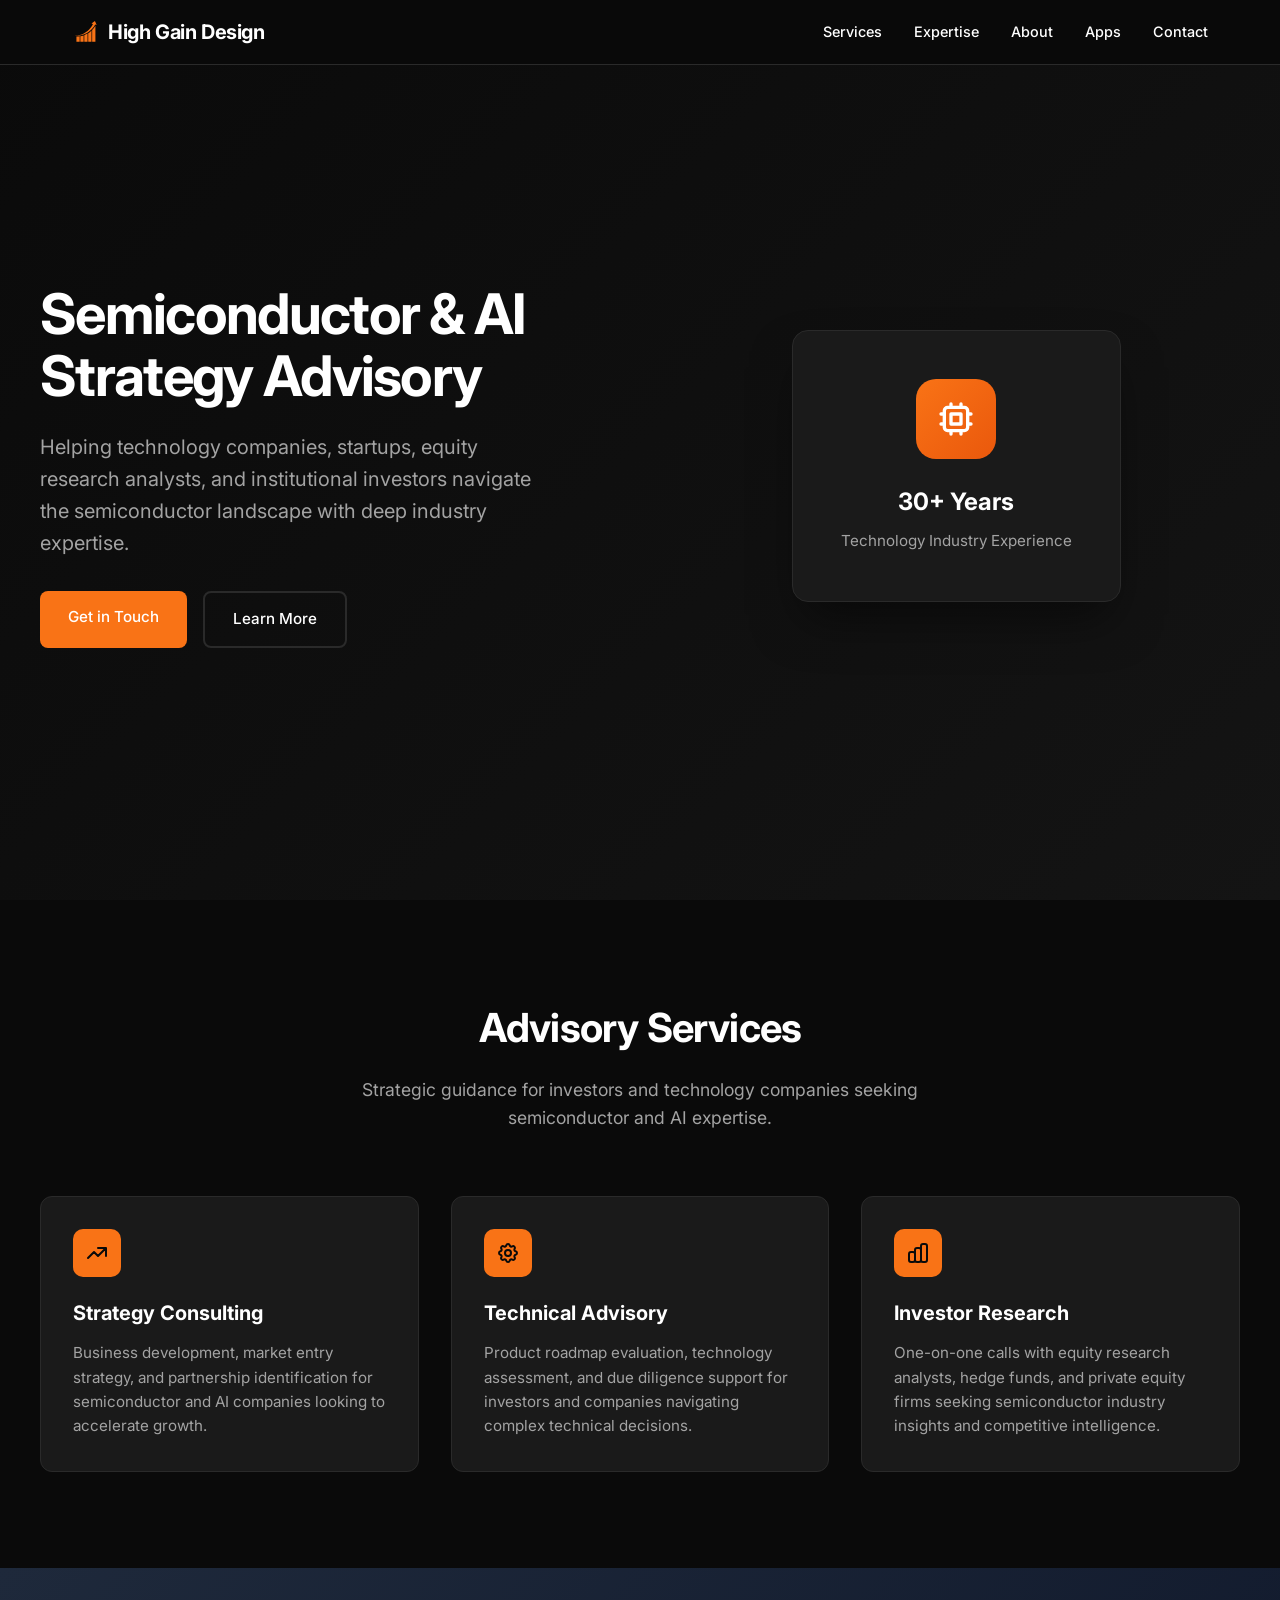
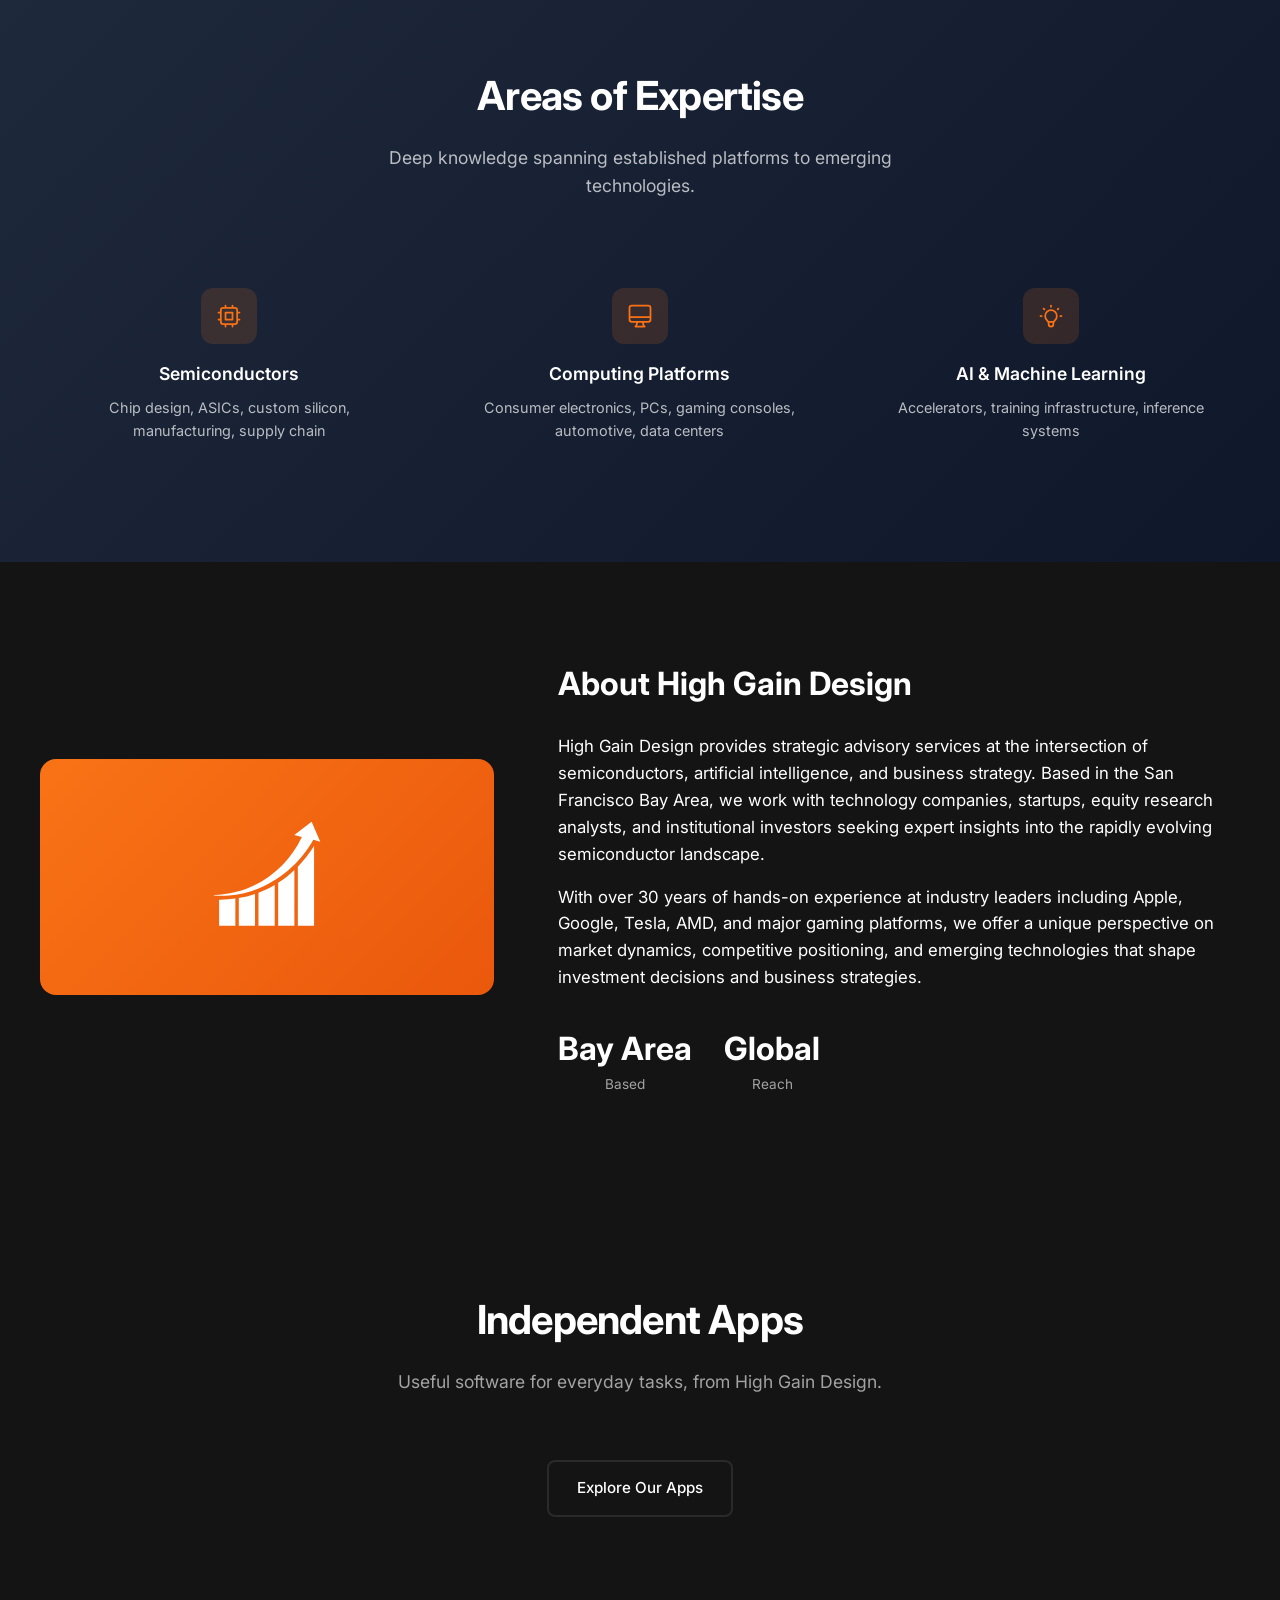
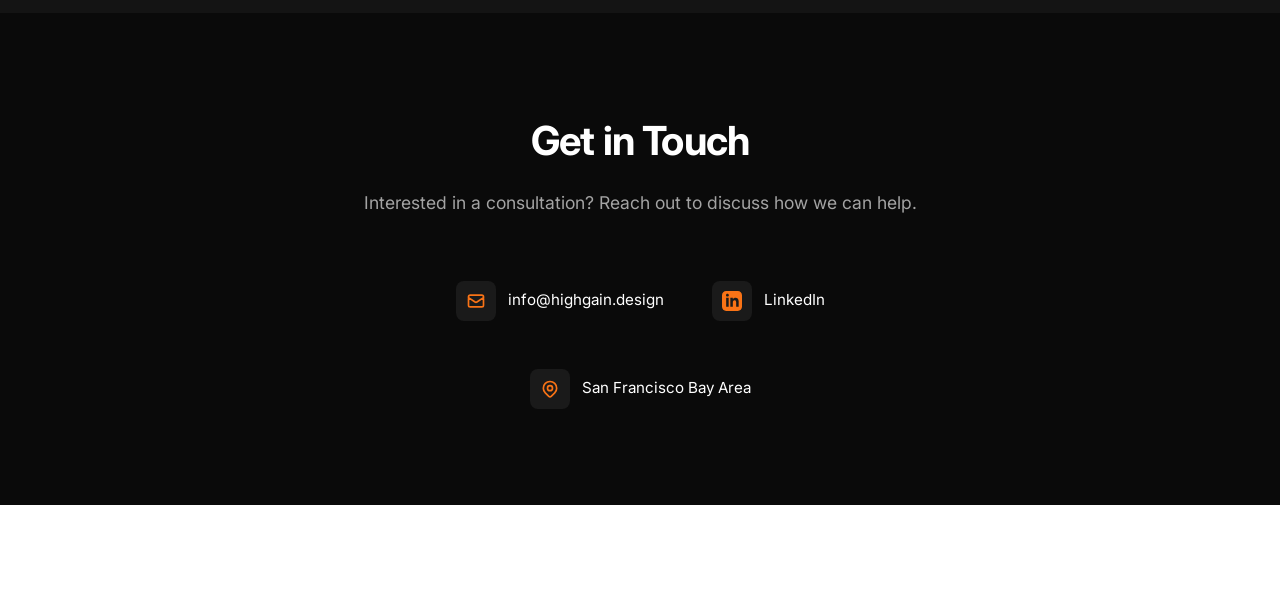
<file: index.html>
<!DOCTYPE html>
<html lang="en">
<head>
    <meta charset="UTF-8">
    <meta name="viewport" content="width=device-width, initial-scale=1.0">
    <title>High Gain Design | Semiconductor & AI Strategy Consulting</title>
    <meta name="description" content="Strategic advisory for semiconductor and AI companies. Expert insights in strategy consulting, technical advisory, and investor research.">
    <link rel="preconnect" href="https://fonts.googleapis.com">
    <link rel="preconnect" href="https://fonts.gstatic.com" crossorigin>
    <link href="https://fonts.googleapis.com/css2?family=Inter:wght@300;400;500;600;700&display=swap" rel="stylesheet">
    <link rel="icon" type="image/svg+xml" href="favicon.svg">
    <link rel="icon" type="image/png" sizes="180x180" href="favicon.png">
    <link rel="icon" type="image/x-icon" href="favicon.ico">
    <link rel="stylesheet" href="styles.css">
</head>
<body>
    <!-- Navigation -->
    <nav>
        <div class="nav-container">
            <a href="#" class="logo">
                <svg class="logo-icon" viewBox="0 0 810 810" xmlns="http://www.w3.org/2000/svg">
                    <path fill="#f97316" d="M 713.261719 200.574219 L 663.046875 84.769531 L 562.816406 161.496094 L 606.855469 172.933594 C 533.097656 329.179688 390.917969 451.546875 221.917969 492.035156 C 181.898438 501.96875 140.628906 508.59375 99.300781 508.574219 C 97.195312 508.449219 96.726562 512.054688 99.078125 512.21875 C 127.847656 515.101562 156.75 514.320312 185.53125 511.921875 C 391.339844 496.019531 572.613281 368.066406 673.113281 190.144531 Z M 583.371094 345.46875 L 583.371094 687.253906 L 677.324219 687.253906 L 677.324219 225.722656 C 649.566406 269.492188 619.058594 308.8125 583.371094 345.46875 Z M 469.519531 438.382812 L 469.519531 687.253906 L 563.472656 687.253906 L 563.472656 365.03125 C 550.207031 377.523438 536.136719 389.714844 521.46875 401.410156 C 505.042969 414.324219 487.394531 427.070312 469.519531 438.382812 Z M 355.664062 495.53125 L 355.664062 687.253906 L 449.621094 687.253906 L 449.621094 450.585938 C 420.230469 467.855469 387.875 483.363281 355.664062 495.53125 Z M 241.816406 526.789062 L 241.816406 687.253906 L 335.769531 687.253906 L 335.769531 502.660156 C 305.300781 513.070312 273.421875 521.242188 241.816406 526.789062 Z M 221.917969 529.972656 L 221.917969 687.253906 L 127.960938 687.253906 L 127.960938 536.039062 C 159.035156 536.65625 190.898438 534.425781 221.917969 529.972656"/>
                </svg>
                <span>High Gain Design</span>
            </a>
            <ul class="nav-links">
                <li><a href="#services">Services</a></li>
                <li><a href="#expertise">Expertise</a></li>
                <li><a href="#about">About</a></li>
                <li><a href="apps/">Apps</a></li>
                <li><a href="#contact">Contact</a></li>
            </ul>
        </div>
    </nav>

    <!-- Hero Section -->
    <section class="hero">
        <div class="hero-content">
            <div class="hero-text">
                <h1>Semiconductor & AI Strategy Advisory</h1>
                <p class="subtitle">Helping technology companies, startups, equity research analysts, and institutional investors navigate the semiconductor landscape with deep industry expertise.</p>
                <div class="hero-cta">
                    <a href="#contact" class="btn btn-primary">Get in Touch</a>
                    <a href="#services" class="btn btn-secondary">Learn More</a>
                </div>
            </div>
            <div class="hero-visual">
                <div class="visual-card">
                    <div class="icon">
                        <svg fill="none" stroke="currentColor" viewBox="0 0 24 24">
                            <path stroke-linecap="round" stroke-linejoin="round" stroke-width="2" d="M9 3v2m6-2v2M9 19v2m6-2v2M5 9H3m2 6H3m18-6h-2m2 6h-2M7 19h10a2 2 0 002-2V7a2 2 0 00-2-2H7a2 2 0 00-2 2v10a2 2 0 002 2zM9 9h6v6H9V9z"/>
                        </svg>
                    </div>
                    <h3>30+ Years</h3>
                    <p>Technology Industry Experience</p>
                </div>
            </div>
        </div>
    </section>

    <!-- Services Section -->
    <section id="services" class="services">
        <div class="section-header">
            <h2>Advisory Services</h2>
            <p>Strategic guidance for investors and technology companies seeking semiconductor and AI expertise.</p>
        </div>
        <div class="services-grid">
            <div class="service-card">
                <div class="service-icon">
                    <svg fill="none" stroke="currentColor" viewBox="0 0 24 24">
                        <path stroke-linecap="round" stroke-linejoin="round" stroke-width="2" d="M13 7h8m0 0v8m0-8l-8 8-4-4-6 6"/>
                    </svg>
                </div>
                <h3>Strategy Consulting</h3>
                <p>Business development, market entry strategy, and partnership identification for semiconductor and AI companies looking to accelerate growth.</p>
            </div>
            <div class="service-card">
                <div class="service-icon">
                    <svg fill="none" stroke="currentColor" viewBox="0 0 24 24">
                        <path stroke-linecap="round" stroke-linejoin="round" stroke-width="2" d="M10.325 4.317c.426-1.756 2.924-1.756 3.35 0a1.724 1.724 0 002.573 1.066c1.543-.94 3.31.826 2.37 2.37a1.724 1.724 0 001.065 2.572c1.756.426 1.756 2.924 0 3.35a1.724 1.724 0 00-1.066 2.573c.94 1.543-.826 3.31-2.37 2.37a1.724 1.724 0 00-2.572 1.065c-.426 1.756-2.924 1.756-3.35 0a1.724 1.724 0 00-2.573-1.066c-1.543.94-3.31-.826-2.37-2.37a1.724 1.724 0 00-1.065-2.572c-1.756-.426-1.756-2.924 0-3.35a1.724 1.724 0 001.066-2.573c-.94-1.543.826-3.31 2.37-2.37.996.608 2.296.07 2.572-1.065z"/>
                        <path stroke-linecap="round" stroke-linejoin="round" stroke-width="2" d="M15 12a3 3 0 11-6 0 3 3 0 016 0z"/>
                    </svg>
                </div>
                <h3>Technical Advisory</h3>
                <p>Product roadmap evaluation, technology assessment, and due diligence support for investors and companies navigating complex technical decisions.</p>
            </div>
            <div class="service-card">
                <div class="service-icon">
                    <svg fill="none" stroke="currentColor" viewBox="0 0 24 24">
                        <path stroke-linecap="round" stroke-linejoin="round" stroke-width="2" d="M9 19v-6a2 2 0 00-2-2H5a2 2 0 00-2 2v6a2 2 0 002 2h2a2 2 0 002-2zm0 0V9a2 2 0 012-2h2a2 2 0 012 2v10m-6 0a2 2 0 002 2h2a2 2 0 002-2m0 0V5a2 2 0 012-2h2a2 2 0 012 2v14a2 2 0 01-2 2h-2a2 2 0 01-2-2z"/>
                    </svg>
                </div>
                <h3>Investor Research</h3>
                <p>One-on-one calls with equity research analysts, hedge funds, and private equity firms seeking semiconductor industry insights and competitive intelligence.</p>
            </div>
        </div>
    </section>

    <!-- Expertise Section -->
    <section id="expertise" class="expertise">
        <div class="section-header">
            <h2>Areas of Expertise</h2>
            <p>Deep knowledge spanning established platforms to emerging technologies.</p>
        </div>
        <div class="expertise-grid three-col">
            <div class="expertise-item">
                <div class="expertise-icon">
                    <svg fill="none" stroke="currentColor" viewBox="0 0 24 24">
                        <path stroke-linecap="round" stroke-linejoin="round" stroke-width="1.5" d="M9 3v2m6-2v2M9 19v2m6-2v2M5 9H3m2 6H3m18-6h-2m2 6h-2M7 19h10a2 2 0 002-2V7a2 2 0 00-2-2H7a2 2 0 00-2 2v10a2 2 0 002 2zM9 9h6v6H9V9z"/>
                    </svg>
                </div>
                <h4>Semiconductors</h4>
                <p>Chip design, ASICs, custom silicon, manufacturing, supply chain</p>
            </div>
            <div class="expertise-item">
                <div class="expertise-icon">
                    <svg fill="none" stroke="currentColor" viewBox="0 0 24 24">
                        <path stroke-linecap="round" stroke-linejoin="round" stroke-width="1.5" d="M9.75 17L9 20l-1 1h8l-1-1-.75-3M3 13h18M5 17h14a2 2 0 002-2V5a2 2 0 00-2-2H5a2 2 0 00-2 2v10a2 2 0 002 2z"/>
                    </svg>
                </div>
                <h4>Computing Platforms</h4>
                <p>Consumer electronics, PCs, gaming consoles, automotive, data centers</p>
            </div>
            <div class="expertise-item">
                <div class="expertise-icon">
                    <svg fill="none" stroke="currentColor" viewBox="0 0 24 24">
                        <path stroke-linecap="round" stroke-linejoin="round" stroke-width="1.5" d="M9.663 17h4.673M12 3v1m6.364 1.636l-.707.707M21 12h-1M4 12H3m3.343-5.657l-.707-.707m2.828 9.9a5 5 0 117.072 0l-.548.547A3.374 3.374 0 0014 18.469V19a2 2 0 11-4 0v-.531c0-.895-.356-1.754-.988-2.386l-.548-.547z"/>
                    </svg>
                </div>
                <h4>AI & Machine Learning</h4>
                <p>Accelerators, training infrastructure, inference systems</p>
            </div>
        </div>
    </section>

    <!-- About Section -->
    <section id="about" class="about">
        <div class="about-content">
            <div class="about-visual">
                <svg class="about-logo" viewBox="0 0 810 810" xmlns="http://www.w3.org/2000/svg">
                    <path fill="rgba(255,255,255,1)" d="M 713.261719 200.574219 L 663.046875 84.769531 L 562.816406 161.496094 L 606.855469 172.933594 C 533.097656 329.179688 390.917969 451.546875 221.917969 492.035156 C 181.898438 501.96875 140.628906 508.59375 99.300781 508.574219 C 97.195312 508.449219 96.726562 512.054688 99.078125 512.21875 C 127.847656 515.101562 156.75 514.320312 185.53125 511.921875 C 391.339844 496.019531 572.613281 368.066406 673.113281 190.144531 Z M 583.371094 345.46875 L 583.371094 687.253906 L 677.324219 687.253906 L 677.324219 225.722656 C 649.566406 269.492188 619.058594 308.8125 583.371094 345.46875 Z M 469.519531 438.382812 L 469.519531 687.253906 L 563.472656 687.253906 L 563.472656 365.03125 C 550.207031 377.523438 536.136719 389.714844 521.46875 401.410156 C 505.042969 414.324219 487.394531 427.070312 469.519531 438.382812 Z M 355.664062 495.53125 L 355.664062 687.253906 L 449.621094 687.253906 L 449.621094 450.585938 C 420.230469 467.855469 387.875 483.363281 355.664062 495.53125 Z M 241.816406 526.789062 L 241.816406 687.253906 L 335.769531 687.253906 L 335.769531 502.660156 C 305.300781 513.070312 273.421875 521.242188 241.816406 526.789062 Z M 221.917969 529.972656 L 221.917969 687.253906 L 127.960938 687.253906 L 127.960938 536.039062 C 159.035156 536.65625 190.898438 534.425781 221.917969 529.972656"/>
                </svg>
            </div>
            <div class="about-text">
                <h2>About High Gain Design</h2>
                <p>High Gain Design provides strategic advisory services at the intersection of semiconductors, artificial intelligence, and business strategy. Based in the San Francisco Bay Area, we work with technology companies, startups, equity research analysts, and institutional investors seeking expert insights into the rapidly evolving semiconductor landscape.</p>
                <p>With over 30 years of hands-on experience at industry leaders including Apple, Google, Tesla, AMD, and major gaming platforms, we offer a unique perspective on market dynamics, competitive positioning, and emerging technologies that shape investment decisions and business strategies.</p>
                <div class="credentials">
                    <div class="credential">
                        <div class="number">Bay Area</div>
                        <div class="label">Based</div>
                    </div>
                    <div class="credential">
                        <div class="number">Global</div>
                        <div class="label">Reach</div>
                    </div>
                </div>
            </div>
        </div>
    </section>

    <!-- Apps Section -->
    <section id="apps" class="apps">
        <div class="apps-content">
            <div class="section-header">
                <h2>Independent Apps</h2>
                <p>Useful software for everyday tasks, from High Gain Design.</p>
            </div>
            <div class="apps-cta">
                <a href="apps/" class="btn btn-secondary">Explore Our Apps</a>
            </div>
        </div>
    </section>

    <!-- Contact Section -->
    <section id="contact" class="contact">
        <div class="contact-content">
            <div class="section-header">
                <h2>Get in Touch</h2>
                <p>Interested in a consultation? Reach out to discuss how we can help.</p>
            </div>
            <div class="contact-info-centered">
                <div class="contact-item">
                    <div class="icon">
                        <svg fill="none" stroke="currentColor" viewBox="0 0 24 24">
                            <path stroke-linecap="round" stroke-linejoin="round" stroke-width="2" d="M3 8l7.89 5.26a2 2 0 002.22 0L21 8M5 19h14a2 2 0 002-2V7a2 2 0 00-2-2H5a2 2 0 00-2 2v10a2 2 0 002 2z"/>
                        </svg>
                    </div>
                    <a href="mailto:info@highgain.design">info@highgain.design</a>
                </div>
                <div class="contact-item">
                    <div class="icon">
                        <svg fill="currentColor" viewBox="0 0 24 24">
                            <path d="M19 0h-14c-2.761 0-5 2.239-5 5v14c0 2.761 2.239 5 5 5h14c2.762 0 5-2.239 5-5v-14c0-2.761-2.238-5-5-5zm-11 19h-3v-11h3v11zm-1.5-12.268c-.966 0-1.75-.79-1.75-1.764s.784-1.764 1.75-1.764 1.75.79 1.75 1.764-.783 1.764-1.75 1.764zm13.5 12.268h-3v-5.604c0-3.368-4-3.113-4 0v5.604h-3v-11h3v1.765c1.396-2.586 7-2.777 7 2.476v6.759z"/>
                        </svg>
                    </div>
                    <a href="https://www.linkedin.com/in/anandman/" target="_blank" rel="noopener">LinkedIn</a>
                </div>
                <div class="contact-item">
                    <div class="icon">
                        <svg fill="none" stroke="currentColor" viewBox="0 0 24 24">
                            <path stroke-linecap="round" stroke-linejoin="round" stroke-width="2" d="M17.657 16.657L13.414 20.9a1.998 1.998 0 01-2.827 0l-4.244-4.243a8 8 0 1111.314 0z"/>
                            <path stroke-linecap="round" stroke-linejoin="round" stroke-width="2" d="M15 11a3 3 0 11-6 0 3 3 0 016 0z"/>
                        </svg>
                    </div>
                    <span>San Francisco Bay Area</span>
                </div>
            </div>
        </div>
    </section>

    <!-- Footer -->
    <footer>
        <p>&copy; 2026 High Gain Design. All rights reserved.</p>
    </footer>
</body>
</html>
</file>
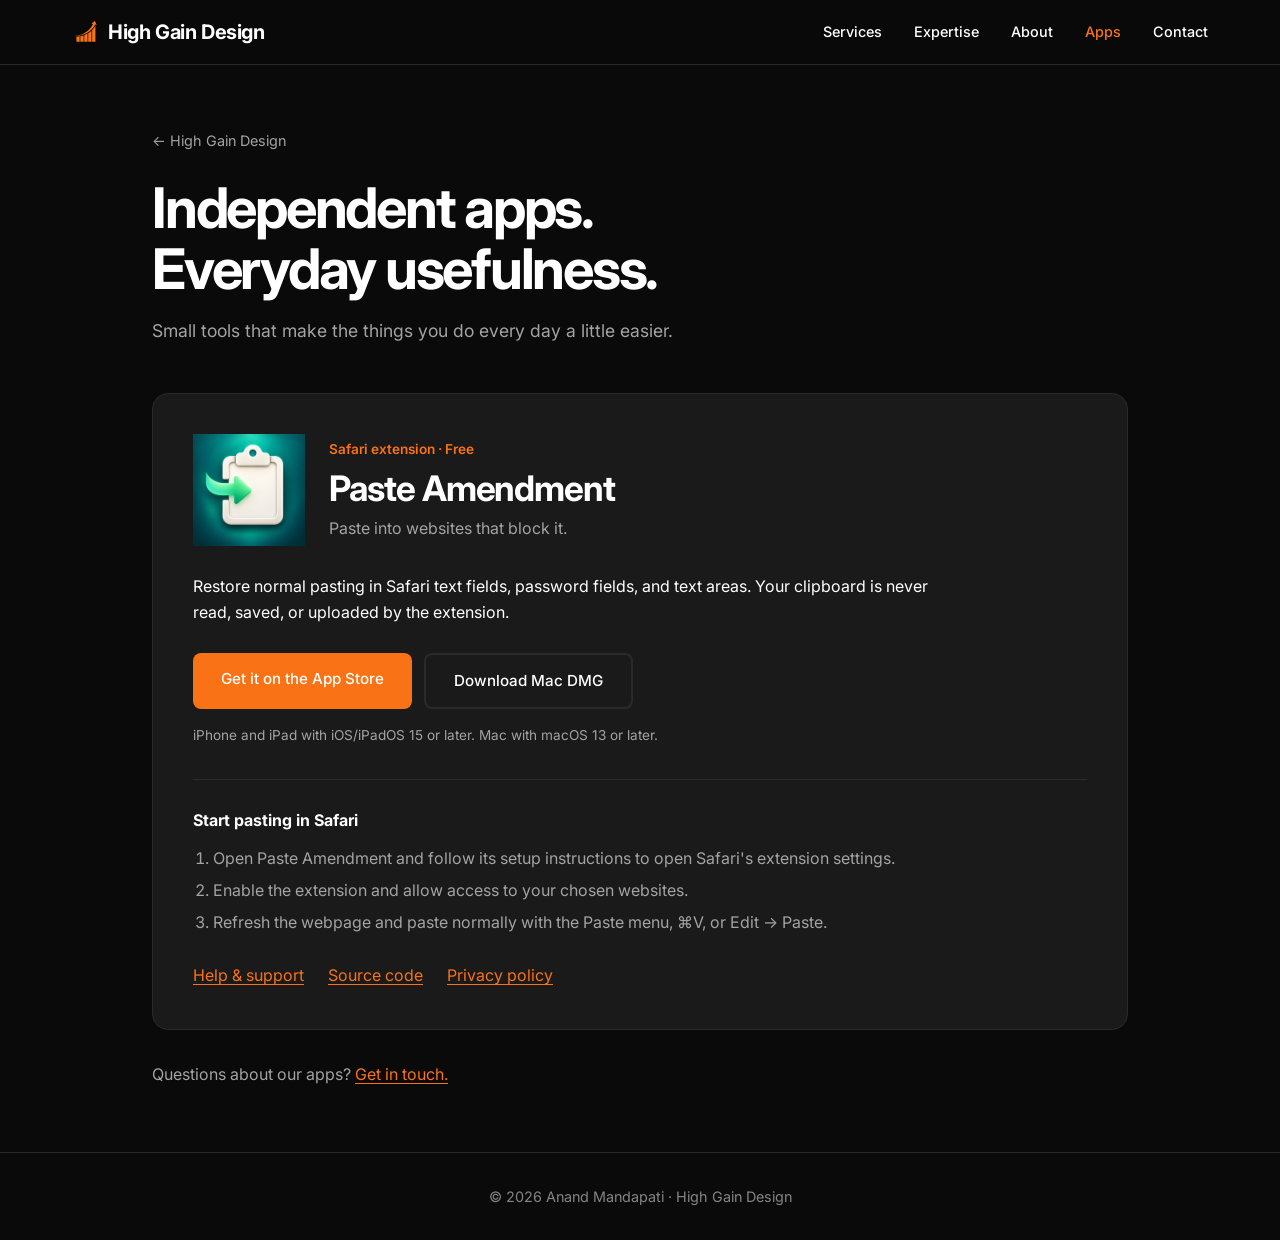
<file: apps/index.html>
<!DOCTYPE html>
<html lang="en">
<head>
    <meta charset="UTF-8">
    <meta name="viewport" content="width=device-width, initial-scale=1.0">
    <title>Apps | High Gain Design</title>
    <meta name="description" content="Independent apps from High Gain Design. Get Paste Amendment, a free Safari extension that restores pasting on websites that block it.">
    <link rel="preconnect" href="https://fonts.googleapis.com">
    <link rel="preconnect" href="https://fonts.gstatic.com" crossorigin>
    <link href="https://fonts.googleapis.com/css2?family=Inter:wght@300;400;500;600;700&display=swap" rel="stylesheet">
    <link rel="icon" type="image/svg+xml" href="../favicon.svg">
    <link rel="icon" type="image/png" sizes="180x180" href="../favicon.png">
    <link rel="icon" type="image/x-icon" href="../favicon.ico">
    <link rel="stylesheet" href="../styles.css">
    <link rel="stylesheet" href="apps.css">
</head>

<body class="apps-page">
    <nav>
        <div class="nav-container">
            <a href="../" class="logo">
                <svg class="logo-icon" viewBox="0 0 810 810" xmlns="http://www.w3.org/2000/svg">
                    <path fill="#f97316" d="M 713.261719 200.574219 L 663.046875 84.769531 L 562.816406 161.496094 L 606.855469 172.933594 C 533.097656 329.179688 390.917969 451.546875 221.917969 492.035156 C 181.898438 501.96875 140.628906 508.59375 99.300781 508.574219 C 97.195312 508.449219 96.726562 512.054688 99.078125 512.21875 C 127.847656 515.101562 156.75 514.320312 185.53125 511.921875 C 391.339844 496.019531 572.613281 368.066406 673.113281 190.144531 Z M 583.371094 345.46875 L 583.371094 687.253906 L 677.324219 687.253906 L 677.324219 225.722656 C 649.566406 269.492188 619.058594 308.8125 583.371094 345.46875 Z M 469.519531 438.382812 L 469.519531 687.253906 L 563.472656 687.253906 L 563.472656 365.03125 C 550.207031 377.523438 536.136719 389.714844 521.46875 401.410156 C 505.042969 414.324219 487.394531 427.070312 469.519531 438.382812 Z M 355.664062 495.53125 L 355.664062 687.253906 L 449.621094 687.253906 L 449.621094 450.585938 C 420.230469 467.855469 387.875 483.363281 355.664062 495.53125 Z M 241.816406 526.789062 L 241.816406 687.253906 L 335.769531 687.253906 L 335.769531 502.660156 C 305.300781 513.070312 273.421875 521.242188 241.816406 526.789062 Z M 221.917969 529.972656 L 221.917969 687.253906 L 127.960938 687.253906 L 127.960938 536.039062 C 159.035156 536.65625 190.898438 534.425781 221.917969 529.972656"/>
                </svg>
                <span>High Gain Design</span>
            </a>
            <ul class="nav-links">
                <li><a href="../#services">Services</a></li>
                <li><a href="../#expertise">Expertise</a></li>
                <li><a href="../#about">About</a></li>
                <li><a href="./" aria-current="page">Apps</a></li>
                <li><a href="../#contact">Contact</a></li>
            </ul>
        </div>
    </nav>
    <main id="main-content" class="apps-main">
        <header class="apps-heading">
            <a class="back-link" href="../">← High Gain Design</a>
            <h1>Independent apps.<br>Everyday usefulness.</h1>
            <p>Small tools that make the things you do every day a little easier.</p>
        </header>

        <section class="app-list" aria-label="Our apps">
            <article class="app-card" aria-labelledby="paste-amendment">
                <div class="app-intro">
                    <img class="app-icon" src="paste-amendment.png" alt="" width="112" height="112">
                    <div>
                        <p class="app-platform">Safari extension · Free</p>
                        <h2 id="paste-amendment">Paste Amendment</h2>
                        <p class="app-tagline">Paste into websites that block it.</p>
                    </div>
                </div>
                <p class="app-description">Restore normal pasting in Safari text fields, password fields, and text areas. Your clipboard is never read, saved, or uploaded by the extension.</p>
                <div class="app-actions">
                    <a class="btn btn-primary" href="https://apps.apple.com/app/id6822161646">Get it on the App Store</a>
                    <a class="btn btn-secondary" href="https://github.com/HighGainDesign/paste-amendment/releases/latest">Download Mac DMG</a>
                </div>
                <p class="app-availability">iPhone and iPad with iOS/iPadOS 15 or later. Mac with macOS 13 or later.</p>
                <div class="app-setup">
                    <h3>Start pasting in Safari</h3>
                    <ol>
                        <li>Open Paste Amendment and follow its setup instructions to open Safari's extension settings.</li>
                        <li>Enable the extension and allow access to your chosen websites.</li>
                        <li>Refresh the webpage and paste normally with the Paste menu, ⌘V, or Edit → Paste.</li>
                    </ol>
                </div>
                <div class="app-links">
                    <a href="https://github.com/HighGainDesign/paste-amendment/blob/main/SUPPORT.md">Help &amp; support</a>
                    <a href="https://github.com/HighGainDesign/paste-amendment">Source code</a>
                    <a href="../privacy.html">Privacy policy</a>
                </div>
            </article>
        </section>
        <p class="apps-contact">Questions about our apps? <a href="mailto:dev@highgain.design">Get in touch.</a></p>
    </main>
    <footer class="apps-footer">
        <p>© 2026 Anand Mandapati · High Gain Design</p>
    </footer>
</body>
</html>
</file>
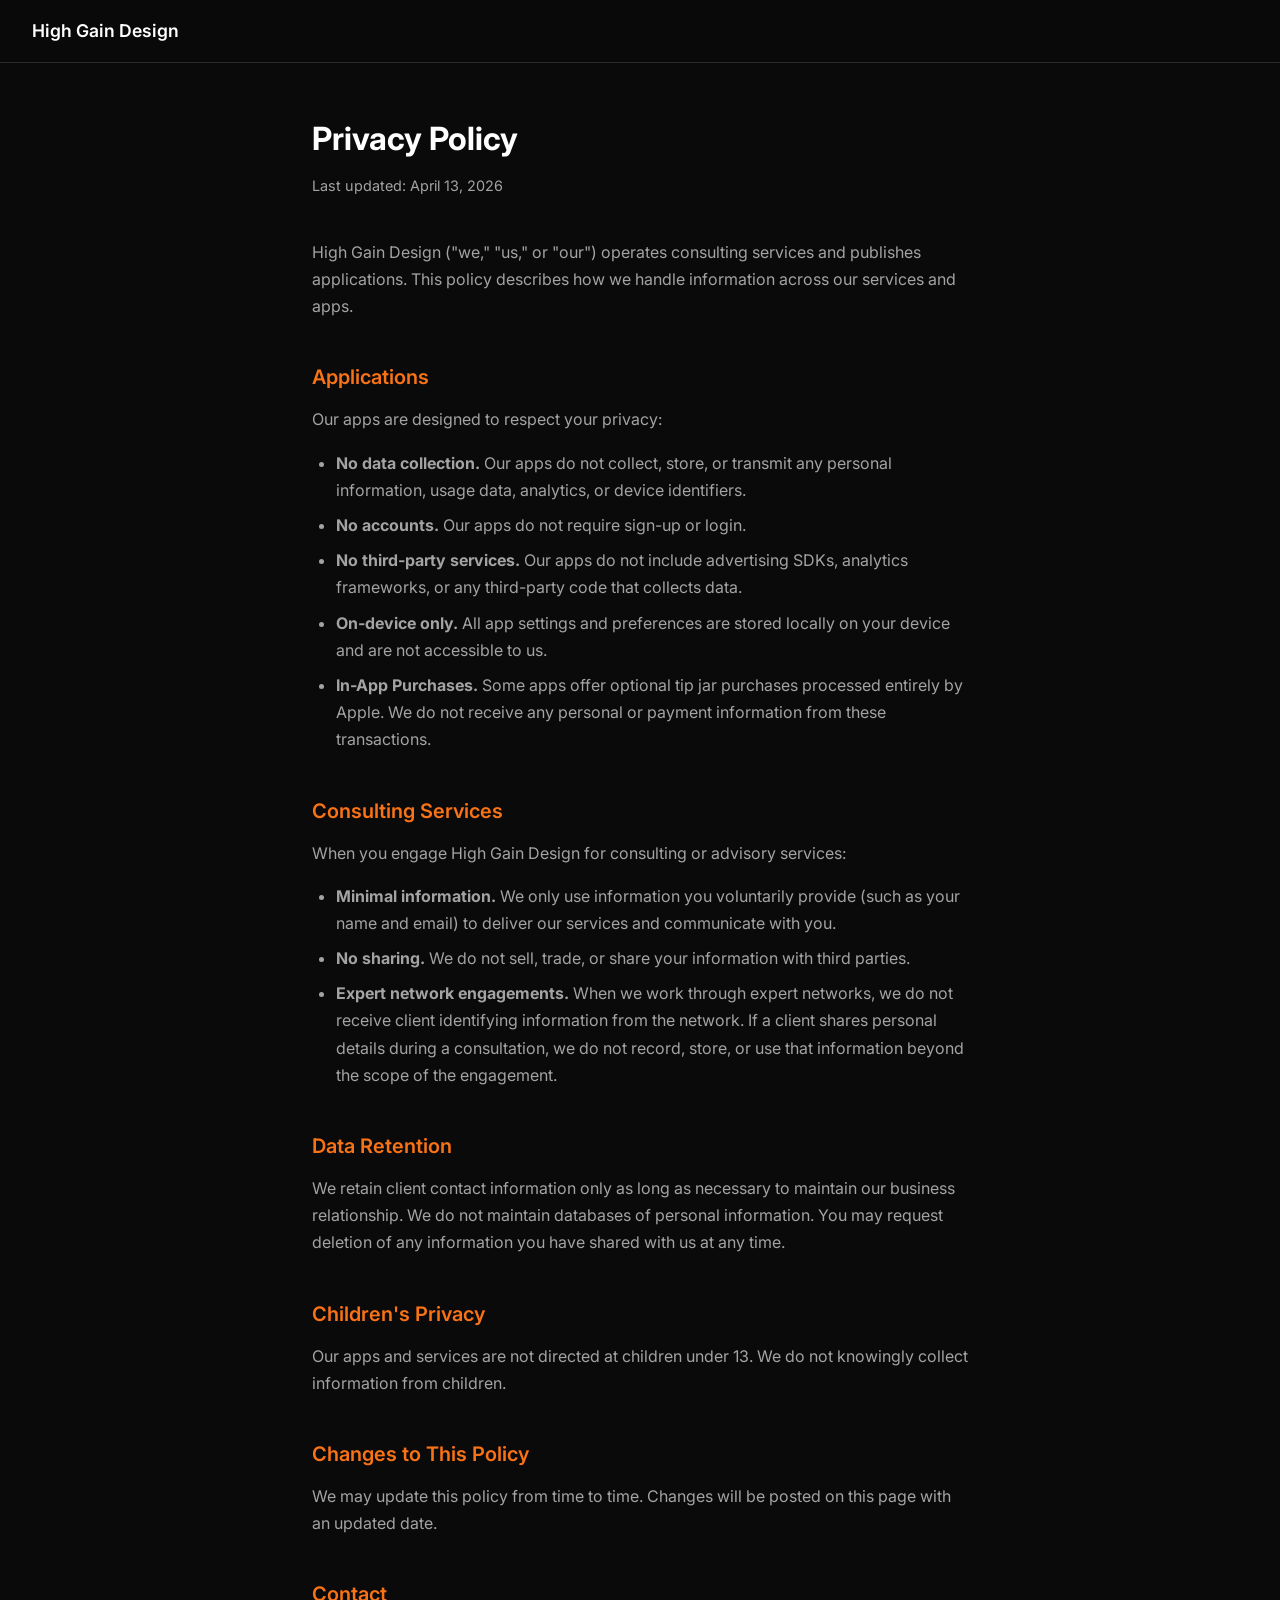
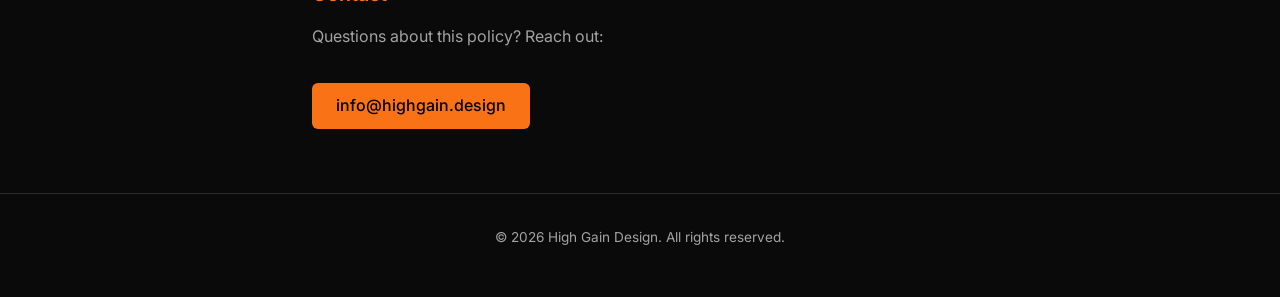
<file: privacy.html>
<!DOCTYPE html>
<html lang="en">
<head>
    <meta charset="UTF-8">
    <meta name="viewport" content="width=device-width, initial-scale=1.0">
    <title>Privacy Policy | High Gain Design</title>
    <meta name="description" content="Privacy policy for High Gain Design consulting services and applications.">
    <link rel="preconnect" href="https://fonts.googleapis.com">
    <link rel="preconnect" href="https://fonts.gstatic.com" crossorigin>
    <link href="https://fonts.googleapis.com/css2?family=Inter:wght@300;400;500;600;700&display=swap" rel="stylesheet">
    <link rel="icon" type="image/svg+xml" href="favicon.svg">
    <link rel="icon" type="image/png" sizes="180x180" href="favicon.png">
    <link rel="icon" type="image/x-icon" href="favicon.ico">
    <style>
        :root {
            --primary: #ffffff;
            --accent: #f97316;
            --text: #ffffff;
            --text-light: #a3a3a3;
            --bg: #0a0a0a;
            --bg-card: #1a1a1a;
            --border: #2a2a2a;
        }

        * { margin: 0; padding: 0; box-sizing: border-box; }
        html { scroll-behavior: smooth; }

        body {
            font-family: 'Inter', -apple-system, BlinkMacSystemFont, sans-serif;
            color: var(--text);
            line-height: 1.7;
            background: var(--bg);
        }

        nav {
            position: fixed;
            top: 0;
            width: 100%;
            background: rgba(10, 10, 10, 0.95);
            backdrop-filter: blur(10px);
            border-bottom: 1px solid var(--border);
            z-index: 100;
            padding: 1rem 2rem;
        }

        nav a {
            color: var(--text);
            text-decoration: none;
            font-weight: 600;
            font-size: 1.1rem;
        }

        nav a:hover { color: var(--accent); }

        .content {
            max-width: 720px;
            margin: 0 auto;
            padding: 7rem 2rem 4rem;
        }

        h1 {
            font-size: 2rem;
            font-weight: 700;
            margin-bottom: 0.5rem;
        }

        .updated {
            color: var(--text-light);
            font-size: 0.9rem;
            margin-bottom: 2.5rem;
        }

        h2 {
            font-size: 1.25rem;
            font-weight: 600;
            margin-top: 2.5rem;
            margin-bottom: 0.75rem;
            color: var(--accent);
        }

        p, li {
            color: var(--text-light);
            margin-bottom: 1rem;
        }

        ul {
            padding-left: 1.5rem;
            margin-bottom: 1rem;
        }

        li { margin-bottom: 0.5rem; }

        a { color: var(--accent); text-decoration: none; }
        a:hover { text-decoration: underline; }

        .contact-link {
            display: inline-block;
            margin-top: 1rem;
            padding: 0.6rem 1.5rem;
            background: var(--accent);
            color: #000;
            border-radius: 6px;
            font-weight: 500;
            text-decoration: none;
        }

        .contact-link:hover {
            background: #ea580c;
            text-decoration: none;
        }

        footer {
            text-align: center;
            padding: 2rem;
            color: var(--text-light);
            font-size: 0.85rem;
            border-top: 1px solid var(--border);
        }
    </style>
</head>
<body>
    <nav>
        <a href="/">High Gain Design</a>
    </nav>

    <div class="content">
        <h1>Privacy Policy</h1>
        <p class="updated">Last updated: April 13, 2026</p>

        <p>High Gain Design ("we," "us," or "our") operates consulting services and publishes applications. This policy describes how we handle information across our services and apps.</p>

        <h2>Applications</h2>
        <p>Our apps are designed to respect your privacy:</p>
        <ul>
            <li><strong>No data collection.</strong> Our apps do not collect, store, or transmit any personal information, usage data, analytics, or device identifiers.</li>
            <li><strong>No accounts.</strong> Our apps do not require sign-up or login.</li>
            <li><strong>No third-party services.</strong> Our apps do not include advertising SDKs, analytics frameworks, or any third-party code that collects data.</li>
            <li><strong>On-device only.</strong> All app settings and preferences are stored locally on your device and are not accessible to us.</li>
            <li><strong>In-App Purchases.</strong> Some apps offer optional tip jar purchases processed entirely by Apple. We do not receive any personal or payment information from these transactions.</li>
        </ul>

        <h2>Consulting Services</h2>
        <p>When you engage High Gain Design for consulting or advisory services:</p>
        <ul>
            <li><strong>Minimal information.</strong> We only use information you voluntarily provide (such as your name and email) to deliver our services and communicate with you.</li>
            <li><strong>No sharing.</strong> We do not sell, trade, or share your information with third parties.</li>
            <li><strong>Expert network engagements.</strong> When we work through expert networks, we do not receive client identifying information from the network. If a client shares personal details during a consultation, we do not record, store, or use that information beyond the scope of the engagement.</li>
        </ul>

        <h2>Data Retention</h2>
        <p>We retain client contact information only as long as necessary to maintain our business relationship. We do not maintain databases of personal information. You may request deletion of any information you have shared with us at any time.</p>

        <h2>Children's Privacy</h2>
        <p>Our apps and services are not directed at children under 13. We do not knowingly collect information from children.</p>

        <h2>Changes to This Policy</h2>
        <p>We may update this policy from time to time. Changes will be posted on this page with an updated date.</p>

        <h2>Contact</h2>
        <p>Questions about this policy? Reach out:</p>
        <a href="mailto:info@highgain.design" class="contact-link">info@highgain.design</a>
    </div>

    <footer>
        <p>&copy; 2026 High Gain Design. All rights reserved.</p>
    </footer>
</body>
</html>
</file>
<file: styles.css>
:root {
    --primary: #ffffff;
    --primary-light: #e5e5e5;
    --accent: #f97316;
    --accent-dark: #ea580c;
    --text: #ffffff;
    --text-light: #a3a3a3;
    --bg: #0a0a0a;
    --bg-alt: #141414;
    --bg-card: #1a1a1a;
    --border: #2a2a2a;
}

* {
    margin: 0;
    padding: 0;
    box-sizing: border-box;
}

html {
    scroll-behavior: smooth;
}

body {
    font-family: 'Inter', -apple-system, BlinkMacSystemFont, sans-serif;
    color: var(--text);
    line-height: 1.6;
    background: var(--bg);
}

/* Navigation */
nav {
    position: fixed;
    top: 0;
    width: 100%;
    background: rgba(10, 10, 10, 0.95);
    backdrop-filter: blur(10px);
    border-bottom: 1px solid var(--border);
    z-index: 1000;
    padding: 1rem 0;
}

.nav-container {
    max-width: 1200px;
    margin: 0 auto;
    padding: 0 2rem;
    display: flex;
    justify-content: space-between;
    align-items: center;
}

.logo {
    display: flex;
    align-items: center;
    gap: 0.5rem;
    font-weight: 700;
    font-size: 1.25rem;
    color: var(--primary);
    text-decoration: none;
    letter-spacing: -0.02em;
}

.logo-icon {
    width: 28px;
    height: 28px;
}

.nav-links {
    display: flex;
    gap: 2rem;
    list-style: none;
}

.nav-links a {
    color: var(--text);
    text-decoration: none;
    font-size: 0.9rem;
    font-weight: 500;
    transition: color 0.2s;
}

.nav-links a:hover {
    color: var(--accent);
}

/* Hero Section */
.hero {
    min-height: 100vh;
    display: flex;
    align-items: center;
    padding: 6rem 2rem 4rem;
    background: linear-gradient(135deg, var(--bg) 0%, var(--bg-alt) 100%);
}

body {
    background: var(--bg);
}

.hero-content {
    max-width: 1200px;
    margin: 0 auto;
    display: grid;
    grid-template-columns: 1fr 1fr;
    gap: 4rem;
    align-items: center;
}

.hero-text h1 {
    font-size: 3.5rem;
    font-weight: 700;
    color: var(--primary);
    line-height: 1.1;
    margin-bottom: 1.5rem;
    letter-spacing: -0.03em;
}

.hero-text .subtitle {
    font-size: 1.25rem;
    color: var(--text-light);
    margin-bottom: 2rem;
    max-width: 500px;
}

.hero-cta {
    display: flex;
    gap: 1rem;
}

.btn {
    display: inline-block;
    padding: 0.875rem 1.75rem;
    border-radius: 8px;
    font-weight: 500;
    font-size: 0.95rem;
    text-decoration: none;
    transition: all 0.2s;
    cursor: pointer;
    border: none;
}

.btn-primary {
    background: var(--accent);
    color: white;
}

.btn-primary:hover {
    background: var(--accent-dark);
    transform: translateY(-1px);
}

.btn-secondary {
    background: transparent;
    color: var(--text);
    border: 2px solid var(--border);
}

.btn-secondary:hover {
    border-color: var(--accent);
    color: var(--accent);
}

.hero-visual {
    display: flex;
    justify-content: center;
    align-items: center;
}

.visual-card {
    background: var(--bg-card);
    border-radius: 16px;
    padding: 3rem;
    box-shadow: 0 25px 50px -12px rgba(0, 0, 0, 0.5);
    border: 1px solid var(--border);
    text-align: center;
}

.visual-card .icon {
    width: 80px;
    height: 80px;
    background: linear-gradient(135deg, #f97316 0%, #ea580c 100%);
    border-radius: 20px;
    display: flex;
    align-items: center;
    justify-content: center;
    margin: 0 auto 1.5rem;
}

.visual-card .icon svg {
    width: 40px;
    height: 40px;
    color: white;
}

.visual-card h3 {
    font-size: 1.5rem;
    color: var(--primary);
    margin-bottom: 0.5rem;
}

.visual-card p {
    color: var(--text-light);
    font-size: 0.95rem;
}

/* Services Section */
.services {
    padding: 6rem 2rem;
    background: var(--bg);
}

.section-header {
    text-align: center;
    max-width: 600px;
    margin: 0 auto 4rem;
}

.section-header h2 {
    font-size: 2.5rem;
    color: var(--primary);
    margin-bottom: 1rem;
    letter-spacing: -0.02em;
}

.section-header p {
    color: var(--text-light);
    font-size: 1.1rem;
}

.services-grid {
    max-width: 1200px;
    margin: 0 auto;
    display: grid;
    grid-template-columns: repeat(3, 1fr);
    gap: 2rem;
}

.service-card {
    background: var(--bg-card);
    border-radius: 12px;
    padding: 2rem;
    border: 1px solid var(--border);
    transition: all 0.3s;
}

.service-card:hover {
    transform: translateY(-4px);
    box-shadow: 0 12px 24px -8px rgba(0, 0, 0, 0.5);
    border-color: var(--accent);
}

.service-card .service-icon {
    width: 48px;
    height: 48px;
    background: var(--accent);
    border-radius: 10px;
    display: flex;
    align-items: center;
    justify-content: center;
    margin-bottom: 1.25rem;
}

.service-card .service-icon svg {
    width: 24px;
    height: 24px;
    color: var(--bg);
}

.service-card h3 {
    font-size: 1.25rem;
    color: var(--primary);
    margin-bottom: 0.75rem;
}

.service-card p {
    color: var(--text-light);
    font-size: 0.95rem;
}

/* Expertise Section */
.expertise {
    padding: 6rem 2rem;
    background: linear-gradient(135deg, #1e293b 0%, #0f172a 100%);
    color: white;
}

.expertise .section-header h2 {
    color: white;
}

.expertise .section-header p {
    color: rgba(255, 255, 255, 0.7);
}

.expertise-grid {
    max-width: 1200px;
    margin: 0 auto;
    display: grid;
    grid-template-columns: repeat(4, 1fr);
    gap: 1.5rem 2rem;
}

.expertise-grid.three-col {
    grid-template-columns: repeat(3, 1fr);
}

.expertise-item {
    text-align: center;
    padding: 1.5rem;
}

.expertise-icon {
    width: 56px;
    height: 56px;
    margin: 0 auto 1rem;
    background: rgba(249, 115, 22, 0.15);
    border-radius: 12px;
    display: flex;
    align-items: center;
    justify-content: center;
}

.expertise-icon svg {
    width: 28px;
    height: 28px;
    color: #f97316;
}

.expertise-item h4 {
    font-size: 1.1rem;
    margin-bottom: 0.5rem;
    font-weight: 600;
}

.expertise-item p {
    font-size: 0.9rem;
    color: rgba(255, 255, 255, 0.7);
}

/* About Section */
.about {
    padding: 6rem 2rem;
    background: var(--bg-alt);
}

.about-content {
    max-width: 1200px;
    margin: 0 auto;
    display: grid;
    grid-template-columns: 1fr 1.5fr;
    gap: 4rem;
    align-items: center;
}

.about-visual {
    background: linear-gradient(135deg, #f97316 0%, #ea580c 100%);
    border-radius: 16px;
    padding: 3rem;
    display: flex;
    align-items: center;
    justify-content: center;
}

.about-logo {
    width: 140px;
    height: 140px;
}

.about-text h2 {
    font-size: 2rem;
    color: var(--primary);
    margin-bottom: 1.5rem;
}

.about-text p {
    color: var(--text);
    margin-bottom: 1rem;
    font-size: 1.05rem;
}

.about-text .credentials {
    margin-top: 2rem;
    display: flex;
    gap: 2rem;
}

.credential {
    text-align: center;
}

.credential .number {
    font-size: 2rem;
    font-weight: 700;
    color: var(--primary);
}

.credential .label {
    font-size: 0.85rem;
    color: var(--text-light);
}

/* Apps Section */
.apps {
    padding: 6rem 2rem;
    background: var(--bg-alt);
}

.apps-content {
    max-width: 800px;
    margin: 0 auto;
}

.apps-info {
    text-align: center;
}

.apps-description {
    margin-bottom: 2rem;
}

.apps-description p {
    color: var(--text);
    font-size: 1.05rem;
    margin-bottom: 1rem;
}

.apps-cta {
    display: flex;
    justify-content: center;
    gap: 1rem;
}

/* Contact Section */
.contact {
    padding: 6rem 2rem;
    background: var(--bg);
}

.contact-content {
    max-width: 600px;
    margin: 0 auto;
    text-align: center;
}

.contact-info-centered {
    display: flex;
    justify-content: center;
    gap: 3rem;
    margin-top: 2rem;
    flex-wrap: wrap;
}

.contact-item {
    display: flex;
    align-items: center;
    gap: 0.75rem;
}

.contact-item .icon {
    width: 40px;
    height: 40px;
    background: var(--bg-card);
    border-radius: 8px;
    display: flex;
    align-items: center;
    justify-content: center;
    flex-shrink: 0;
}

.contact-item .icon svg {
    width: 20px;
    height: 20px;
    color: var(--accent);
}

.contact-item a,
.contact-item span {
    color: var(--text);
    text-decoration: none;
    font-size: 0.95rem;
}

.contact-item a:hover {
    color: var(--accent);
}

/* Footer */
footer {
    background: var(--primary);
    color: white;
    padding: 2rem;
    text-align: center;
}

footer p {
    font-size: 0.9rem;
    opacity: 0.8;
}

/* Responsive */
@media (max-width: 1024px) {
    .hero-content {
        grid-template-columns: 1fr;
        text-align: center;
    }

    .hero-text .subtitle {
        margin: 0 auto 2rem;
    }

    .hero-cta {
        justify-content: center;
    }

    .hero-visual {
        order: -1;
    }

    .services-grid {
        grid-template-columns: repeat(2, 1fr);
    }

    .expertise-grid,
    .expertise-grid.three-col {
        grid-template-columns: repeat(3, 1fr);
    }

    .about-content {
        grid-template-columns: 1fr;
        text-align: center;
    }

    .about-visual {
        max-width: 200px;
        margin: 0 auto;
    }

    .about-text .credentials {
        justify-content: center;
    }

}

@media (max-width: 768px) {
    .nav-links {
        display: none;
    }

    .hero-text h1 {
        font-size: 2.5rem;
    }

    .services-grid {
        grid-template-columns: 1fr;
    }

    .expertise-grid {
        grid-template-columns: 1fr;
    }

    .section-header h2 {
        font-size: 2rem;
    }
}
</file>
<file: apps/apps.css>
.apps-page { min-height: 100vh; }
.apps-page a:focus-visible { outline: 3px solid var(--accent); outline-offset: 5px; }
.apps-page .nav-links a[aria-current="page"] { color: var(--accent); }
.apps-main { max-width: 1040px; margin: 0 auto; padding: 8rem 2rem 4rem; }
.apps-heading { margin-bottom: 3rem; }
.back-link { color: var(--text-light); text-decoration: none; font-size: 0.9rem; }
.back-link:hover { color: var(--accent); }
.apps-heading h1 { margin: 1.5rem 0 1rem; font-size: clamp(2.2rem, 5vw, 3.5rem); line-height: 1.1; letter-spacing: -0.04em; }
.apps-heading > p { color: var(--text-light); max-width: 560px; font-size: 1.1rem; }
.app-card { padding: 2.5rem; background: var(--bg-card); border: 1px solid var(--border); border-radius: 16px; }
.app-intro { display: flex; align-items: center; gap: 1.5rem; }
.app-icon { width: 112px; height: 112px; object-fit: contain; flex-shrink: 0; }
.app-platform { color: var(--accent); font-size: 0.85rem; font-weight: 600; margin-bottom: 0.4rem; }
.app-card h2 { font-size: clamp(1.65rem, 4vw, 2.2rem); letter-spacing: -0.03em; line-height: 1.2; margin-bottom: 0.4rem; }
.app-tagline { color: var(--text-light); }
.app-description { max-width: 740px; margin: 1.75rem 0; }
.app-actions { display: flex; flex-wrap: wrap; gap: 0.75rem; }
.app-actions .btn { text-align: center; }
.app-availability { color: var(--text-light); font-size: 0.85rem; margin-top: 1rem; }
.app-setup { border-top: 1px solid var(--border); margin-top: 2rem; padding-top: 1.75rem; }
.app-setup h3 { font-size: 1rem; margin-bottom: 0.75rem; }
.app-setup ol { padding-left: 1.25rem; color: var(--text-light); }
.app-setup li + li { margin-top: 0.4rem; }
.app-links { display: flex; flex-wrap: wrap; gap: 0.5rem 1.5rem; margin-top: 1.75rem; }
.app-links a, .apps-contact a { color: var(--accent); text-underline-offset: 3px; }
.apps-contact { margin-top: 2rem; color: var(--text-light); }
.apps-footer { background: var(--bg); color: var(--text-light); border-top: 1px solid var(--border); }
@media (max-width: 600px) {
    .apps-main { padding: 7rem 1.25rem 3rem; }
    .app-card { padding: 1.5rem; }
    .app-intro { align-items: flex-start; gap: 1rem; }
    .app-icon { width: 72px; height: 72px; }
    .app-platform { font-size: 0.75rem; }
    .app-actions { flex-direction: column; }
    .app-actions .btn { width: 100%; }
}
</file>
